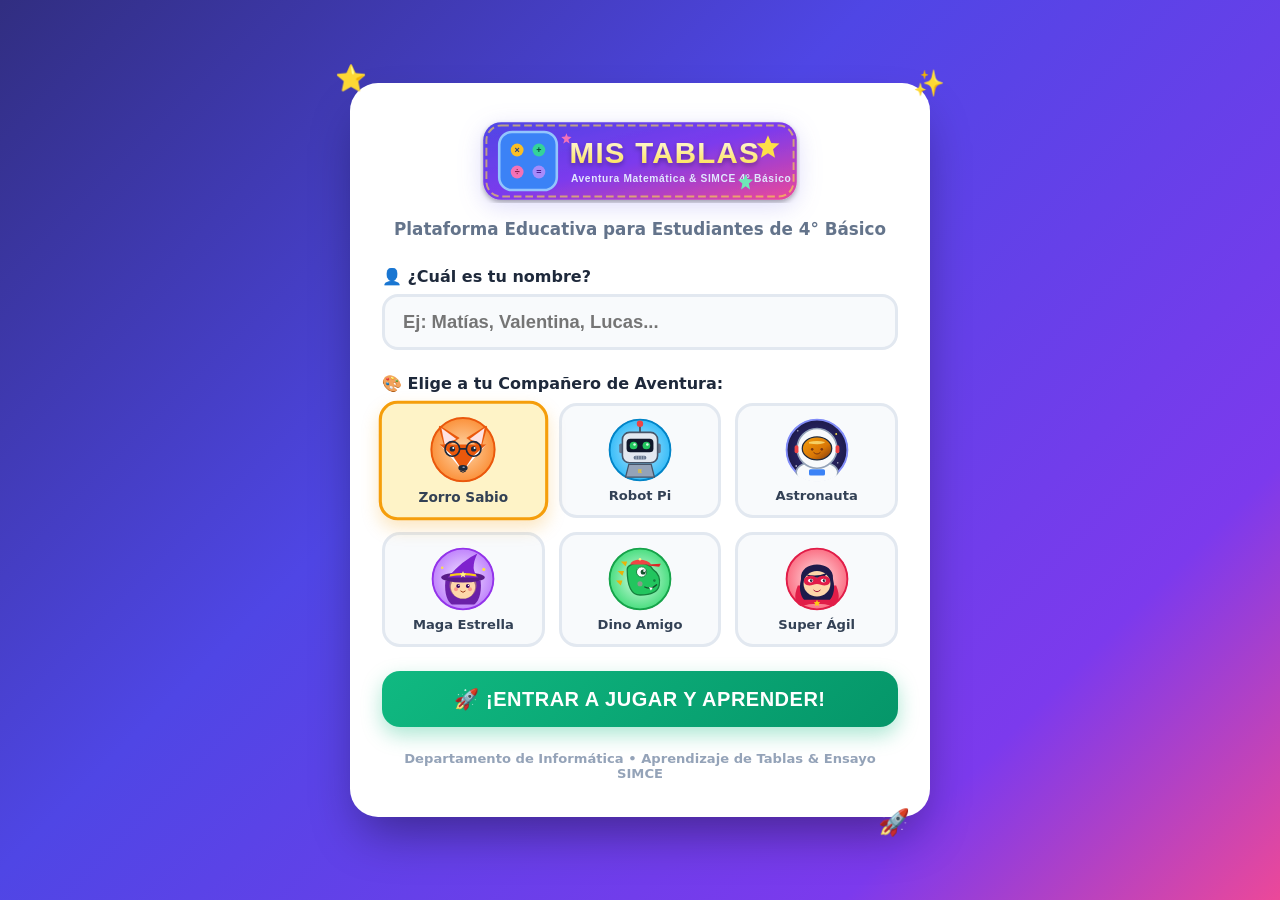
<file: index.html>
<!DOCTYPE html>
<html lang="es">
<head>
  <meta charset="UTF-8">
  <meta name="viewport" content="width=device-width, initial-scale=1.0">
  <title>MIS TABLAS - Ingreso del Estudiante (4° Básico)</title>
  <link rel="icon" type="image/svg+xml" href="sistema/imagen/logo.svg">
  <style>
    :root {
      --color-primario: #4F46E5;
      --color-primario-hover: #4338CA;
      --color-secundario: #F59E0B;
      --color-exito: #10B981;
      --color-error: #EF4444;
      --bg-grad: linear-gradient(135deg, #312E81 0%, #4F46E5 40%, #7C3AED 80%, #EC4899 100%);
      --fuente: 'Segoe UI', system-ui, -apple-system, Roboto, 'Fredoka', 'Quicksand', sans-serif;
    }

    * {
      box-sizing: border-box;
      margin: 0;
      padding: 0;
    }

    body {
      font-family: var(--fuente);
      background: var(--bg-grad);
      min-height: 100vh;
      display: flex;
      align-items: center;
      justify-content: center;
      padding: 20px;
      color: #1E293B;
      overflow-x: hidden;
    }

    /* Contenedor Principal de la Tarjeta */
    .login-container {
      background: #FFFFFF;
      width: 100%;
      max-width: 580px;
      border-radius: 28px;
      box-shadow: 0 25px 50px -12px rgba(0, 0, 0, 0.4);
      padding: 36px 32px;
      text-align: center;
      position: relative;
      animation: popIn 0.4s cubic-bezier(0.175, 0.885, 0.32, 1.275);
    }

    @keyframes popIn {
      from { transform: scale(0.9); opacity: 0; }
      to { transform: scale(1); opacity: 1; }
    }

    /* Logo y Cabecera */
    .login-logo {
      max-width: 320px;
      width: 100%;
      height: auto;
      margin-bottom: 12px;
      filter: drop-shadow(0 6px 12px rgba(79, 70, 229, 0.2));
    }

    .login-subtitulo {
      font-size: 1.05rem;
      color: #64748B;
      font-weight: 600;
      margin-bottom: 28px;
    }

    /* Grupo de Formulario */
    .form-grupo {
      margin-bottom: 24px;
      text-align: left;
    }

    .form-label {
      display: block;
      font-weight: 800;
      font-size: 1rem;
      color: #1E293B;
      margin-bottom: 8px;
    }

    .input-nombre {
      width: 100%;
      padding: 14px 18px;
      font-size: 1.15rem;
      font-weight: 700;
      border: 3px solid #E2E8F0;
      border-radius: 16px;
      outline: none;
      transition: all 0.2s;
      background: #F8FAFC;
      color: #0F172A;
    }

    .input-nombre:focus {
      border-color: var(--color-primario);
      background: #FFFFFF;
      box-shadow: 0 0 0 4px rgba(79, 70, 229, 0.15);
    }

    /* Selector de Avatares */
    .avatares-grid {
      display: grid;
      grid-template-columns: repeat(3, 1fr);
      gap: 14px;
      margin-top: 10px;
    }

    .avatar-opcion {
      background: #F8FAFC;
      border: 3px solid #E2E8F0;
      border-radius: 18px;
      padding: 12px 8px;
      cursor: pointer;
      transition: all 0.2s cubic-bezier(0.175, 0.885, 0.32, 1.275);
      display: flex;
      flex-direction: column;
      align-items: center;
      gap: 6px;
    }

    .avatar-opcion:hover {
      transform: translateY(-4px);
      border-color: #CBD5E1;
      background: #EFF6FF;
    }

    .avatar-opcion.seleccionado {
      border-color: var(--color-secundario);
      background: #FEF3C7;
      box-shadow: 0 8px 16px rgba(245, 158, 11, 0.25);
      transform: scale(1.04);
    }

    .avatar-img {
      width: 64px;
      height: 64px;
      border-radius: 50%;
      object-fit: cover;
    }

    .avatar-nombre {
      font-size: 0.82rem;
      font-weight: 800;
      color: #334155;
    }

    /* Mensaje de Validación de Error con Estilo y Animación */
    .error-mensaje {
      display: none;
      background: #FEF2F2;
      color: #991B1B;
      padding: 16px 20px;
      border-radius: 18px;
      font-weight: 700;
      font-size: 0.98rem;
      margin-bottom: 24px;
      border: 2px solid #FCA5A5;
      text-align: left;
      box-shadow: 0 10px 25px rgba(239, 68, 68, 0.15);
      animation: popInAlert 0.35s cubic-bezier(0.175, 0.885, 0.32, 1.275);
      align-items: center;
      gap: 14px;
    }

    .error-ico {
      font-size: 2rem;
      flex-shrink: 0;
    }

    .error-textos {
      display: flex;
      flex-direction: column;
      gap: 2px;
    }

    .anim-shake {
      animation: shakeAlert 0.5s ease-in-out infinite;
    }

    @keyframes popInAlert {
      from { transform: scale(0.85) translateY(-10px); opacity: 0; }
      to { transform: scale(1) translateY(0); opacity: 1; }
    }

    @keyframes shakeAlert {
      0%, 100% { transform: translateX(0); }
      20%, 60% { transform: translateX(-6px) rotate(-4deg); }
      40%, 80% { transform: translateX(6px) rotate(4deg); }
    }

    /* Botón de Ingreso */
    .btn-ingresar {
      width: 100%;
      padding: 16px;
      background: linear-gradient(135deg, #10B981 0%, #059669 100%);
      color: white;
      font-size: 1.25rem;
      font-weight: 900;
      border: none;
      border-radius: 18px;
      cursor: pointer;
      box-shadow: 0 8px 20px rgba(16, 185, 129, 0.35);
      transition: all 0.2s;
      letter-spacing: 0.5px;
    }

    .btn-ingresar:hover {
      background: linear-gradient(135deg, #059669 0%, #047857 100%);
      transform: translateY(-2px);
      box-shadow: 0 12px 24px rgba(16, 185, 129, 0.45);
    }

    .btn-ingresar:active {
      transform: scale(0.98);
    }

    /* Decoraciones flotantes de fondo */
    .deco-star {
      position: absolute;
      pointer-events: none;
      font-size: 1.6rem;
      animation: floatSlow 4s infinite alternate ease-in-out;
    }
    .deco-1 { top: -20px; left: -15px; }
    .deco-2 { top: -15px; right: -15px; animation-delay: 1.5s; }
    .deco-3 { bottom: -20px; right: 20px; animation-delay: 0.8s; }

    @keyframes floatSlow {
      0% { transform: translateY(0) rotate(0deg); }
      100% { transform: translateY(-12px) rotate(15deg); }
    }

    /* Pie de página */
    .login-pie {
      margin-top: 24px;
      font-size: 0.82rem;
      color: #94A3B8;
      font-weight: 600;
    }

    @media (max-width: 480px) {
      .login-container {
        padding: 24px 18px;
      }
      .avatares-grid {
        grid-template-columns: repeat(2, 1fr);
      }
      .avatar-img {
        width: 54px;
        height: 54px;
      }
    }
  </style>
</head>
<body>

  <div class="login-container">
    <!-- Estrellas decorativas -->
    <span class="deco-star deco-1">⭐</span>
    <span class="deco-star deco-2">✨</span>
    <span class="deco-star deco-3">🚀</span>

    <!-- Logo del Sistema -->
    <img src="sistema/imagen/logo.svg" alt="MIS TABLAS Logo" class="login-logo">
    <p class="login-subtitulo">Plataforma Educativa para Estudiantes de 4° Básico</p>

    <!-- Mensaje de Validación de Error con Estilo y Animación -->
    <div id="error-box" class="error-mensaje">
      <div class="error-ico anim-shake">⚠️</div>
      <div class="error-textos">
        <strong>¡Ups, falta un detalle!</strong>
        <span id="error-texto">Por favor ingresa tu nombre y selecciona un avatar.</span>
      </div>
    </div>

    <!-- Formulario de Identificación -->
    <form id="form-ingreso" onsubmit="event.preventDefault(); procesarIngreso();">
      <!-- 1. Nombre del Estudiante -->
      <div class="form-grupo">
        <label for="input-nombre" class="form-label">👤 ¿Cuál es tu nombre?</label>
        <input type="text"
               id="input-nombre"
               class="input-nombre"
               placeholder="Ej: Matías, Valentina, Lucas..."
               maxlength="25"
               autocomplete="off"
               required>
      </div>

      <!-- 2. Selección de Avatar -->
      <div class="form-grupo">
        <label class="form-label">🎨 Elige a tu Compañero de Aventura:</label>
        <div class="avatares-grid">
          <!-- Zorro Sabio -->
          <div class="avatar-opcion seleccionado" data-avatar="zorro" onclick="seleccionarAvatar('zorro')">
            <img src="sistema/imagen/avatar-zorro.svg" alt="Zorro Sabio" class="avatar-img">
            <span class="avatar-nombre">Zorro Sabio</span>
          </div>

          <!-- Robot Matemático -->
          <div class="avatar-opcion" data-avatar="robot" onclick="seleccionarAvatar('robot')">
            <img src="sistema/imagen/avatar-robot.svg" alt="Robot Matemático" class="avatar-img">
            <span class="avatar-nombre">Robot Pi</span>
          </div>

          <!-- Astronauta Estelar -->
          <div class="avatar-opcion" data-avatar="astronauta" onclick="seleccionarAvatar('astronauta')">
            <img src="sistema/imagen/avatar-astronauta.svg" alt="Astronauta" class="avatar-img">
            <span class="avatar-nombre">Astronauta</span>
          </div>

          <!-- Maga de Números -->
          <div class="avatar-opcion" data-avatar="maga" onclick="seleccionarAvatar('maga')">
            <img src="sistema/imagen/avatar-maga.svg" alt="Maga de Números" class="avatar-img">
            <span class="avatar-nombre">Maga Estrella</span>
          </div>

          <!-- Dino Matemático -->
          <div class="avatar-opcion" data-avatar="dino" onclick="seleccionarAvatar('dino')">
            <img src="sistema/imagen/avatar-dino.svg" alt="Dino Amigo" class="avatar-img">
            <span class="avatar-nombre">Dino Amigo</span>
          </div>

          <!-- Superheroína Ágil -->
          <div class="avatar-opcion" data-avatar="super" onclick="seleccionarAvatar('super')">
            <img src="sistema/imagen/avatar-super.svg" alt="Superheroína" class="avatar-img">
            <span class="avatar-nombre">Super Ágil</span>
          </div>
        </div>
      </div>

      <!-- Botón de Ingreso -->
      <button type="submit" class="btn-ingresar">
        🚀 ¡ENTRAR A JUGAR Y APRENDER!
      </button>
    </form>

    <div class="login-pie">
      Departamento de Informática • Aprendizaje de Tablas &amp; Ensayo SIMCE
    </div>
  </div>

  <script>
    let avatarSeleccionado = 'zorro';

    // Cargar datos previos si existen
    window.addEventListener('DOMContentLoaded', () => {
      try {
        const uRaw = localStorage.getItem('misTablas_usuario');
        if (uRaw) {
          const u = JSON.parse(uRaw);
          if (u.nombre) {
            document.getElementById('input-nombre').value = u.nombre;
          }
          if (u.avatar) {
            seleccionarAvatar(u.avatar);
          }
        }
      } catch (e) {
        console.warn("Error leyendo sesión previa", e);
      }
    });

    function seleccionarAvatar(avatarId) {
      avatarSeleccionado = avatarId;
      document.querySelectorAll('.avatar-opcion').forEach(el => {
        el.classList.remove('seleccionado');
      });
      const elActivo = document.querySelector(`.avatar-opcion[data-avatar="${avatarId}"]`);
      if (elActivo) {
        elActivo.classList.add('seleccionado');
      }
    }

    function procesarIngreso() {
      const input = document.getElementById('input-nombre');
      const errorBox = document.getElementById('error-box');
      const errorTexto = document.getElementById('error-texto');
      const nombre = input.value.trim();

      // Validación 1: Nombre no vacío y mínimo 2 caracteres
      if (!nombre || nombre.length < 2) {
        errorTexto.textContent = "Por favor ingresa tu nombre (mínimo 2 letras) para comenzar.";
        errorBox.style.display = 'flex';
        input.focus();
        return;
      }

      // Validación 2: Avatar seleccionado
      if (!avatarSeleccionado) {
        errorTexto.textContent = "Por favor selecciona un compañero avatar haciendo clic sobre él.";
        errorBox.style.display = 'flex';
        return;
      }

      // Ocultar error si todo está correcto
      errorBox.style.display = 'none';

      // Guardar en localStorage
      const datosUsuario = {
        nombre: nombre,
        avatar: avatarSeleccionado,
        fechaIngreso: new Date().toISOString()
      };

      try {
        localStorage.setItem('misTablas_usuario', JSON.stringify(datosUsuario));
      } catch (e) {
        console.warn("No se pudo guardar en localStorage", e);
      }

      // Redirigir a Sistema/index.html (o sistema/index.html)
      window.location.href = "sistema/index.html";
    }
  </script>
</body>
</html>
</file>
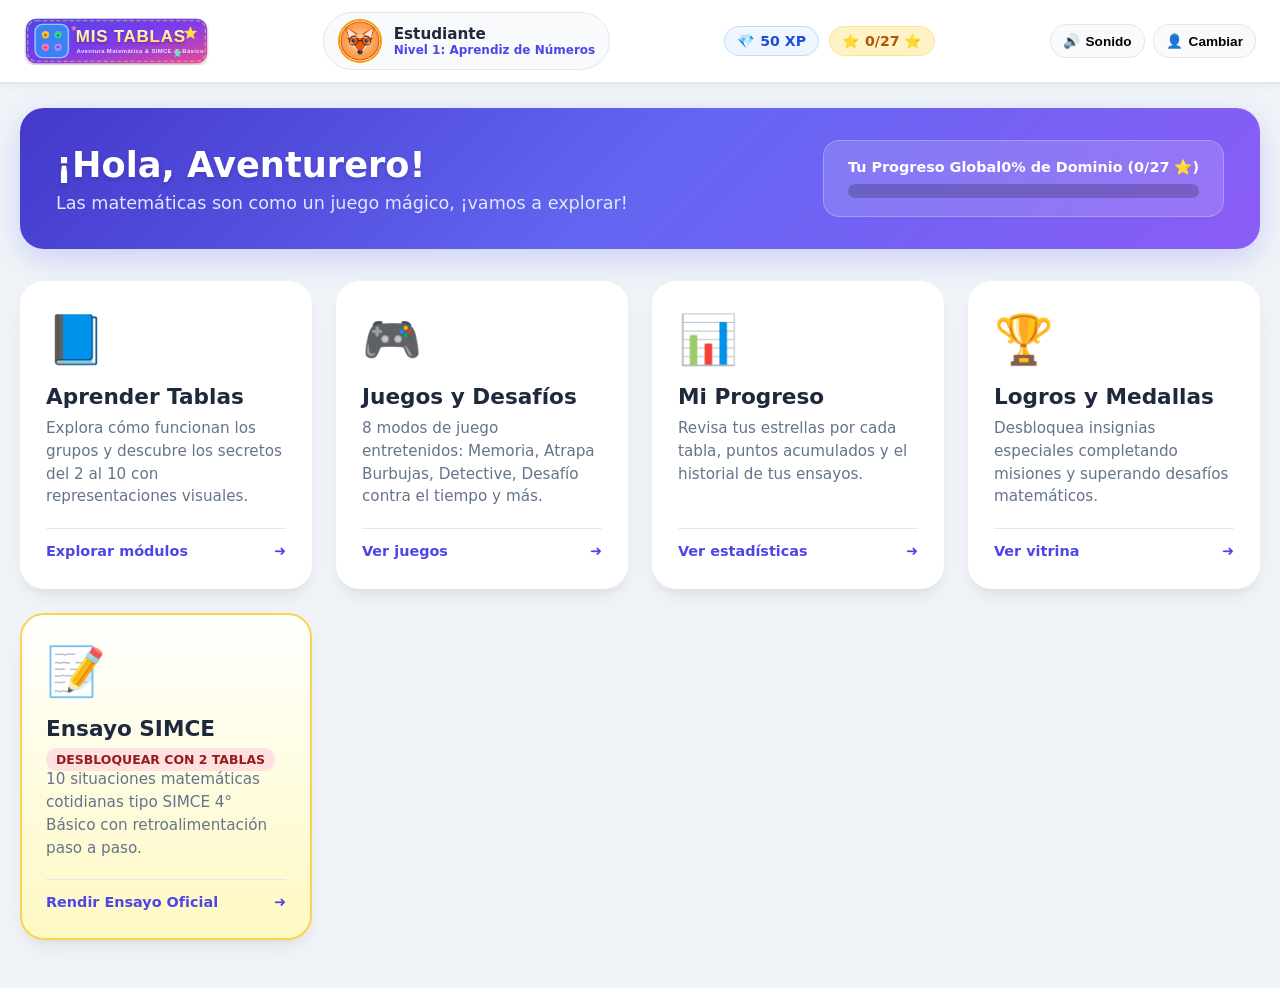
<file: sistema/index.html>
<!DOCTYPE html>
<html lang="es">
<head>
  <meta charset="UTF-8">
  <meta name="viewport" content="width=device-width, initial-scale=1.0">
  <title>MIS TABLAS - Aventura Matemática &amp; SIMCE 4° Básico</title>
  <link rel="stylesheet" href="css/estilos.css">
  <link rel="icon" type="image/svg+xml" href="imagen/logo.svg">
</head>
<body>

  <!-- Canvas para confeti de celebraciones -->
  <canvas id="canvas-confeti"></canvas>

  <!-- Contenedor para notificaciones flotantes (XP / Logros) -->
  <div id="notificaciones-toast"></div>

  <!-- Modal para Logro Desbloqueado -->
  <div id="modal-logro" class="modal-overlay">
    <div class="modal-card anim-pop">
      <div class="modal-icono-anim" id="modal-logro-icono">🏆</div>
      <h2 class="text-dorado">¡NUEVO LOGRO DESBLOQUEADO!</h2>
      <h3 id="modal-logro-nombre" class="my-2">Maestro del Doble</h3>
      <p id="modal-logro-desc" class="text-muted">Dominaste la tabla del 2 con 3 estrellas.</p>
      <button class="btn btn-primario btn-lg mt-4" onclick="App.cerrarModalLogro()">¡Genial, Gracias!</button>
    </div>
  </div>

  <!-- Modal Universal de Mensajes, Alertas y Confirmaciones Animadas -->
  <div id="modal-mensaje" class="modal-overlay">
    <div class="modal-card modal-mensaje-card" id="modal-mensaje-card">
      <div class="modal-icono-anim" id="modal-mensaje-icono">✨</div>
      <h2 id="modal-mensaje-titulo">Mensaje</h2>
      <div class="modal-mensaje-cuerpo" id="modal-mensaje-texto">Texto del mensaje</div>
      <div class="modal-mensaje-botones" id="modal-mensaje-botones">
        <button class="btn btn-primario btn-lg btn-modal-accion" onclick="Mensajes.cerrarModal()">¡Entendido!</button>
      </div>
    </div>
  </div>

  <!-- ==========================================
       BARRA SUPERIOR (NAVBAR)
       ========================================== -->
  <header class="barra-superior">
    <div class="nav-contenedor">
      <!-- Marca y Logo -->
      <div class="nav-marca" onclick="App.navegar('menu')" title="Ir al Menú Principal">
        <img src="imagen/logo.svg" alt="MIS TABLAS" class="nav-logo-img">
      </div>

      <!-- Ficha del Estudiante -->
      <div class="nav-estudiante">
        <img src="imagen/avatar-zorro.svg" alt="Avatar" class="nav-avatar-img" id="top-avatar-img">
        <div class="nav-info-usuario">
          <span class="nav-nombre" id="top-estudiante-nombre">Estudiante</span>
          <span class="nav-nivel-tag" id="top-nivel-titulo">Nivel 1: Aprendiz</span>
        </div>
      </div>

      <!-- Estadísticas Rápidas -->
      <div class="nav-estadisticas">
        <div class="badge-stat badge-xp" title="Puntos de Experiencia (XP)">
          <span>💎</span> <span id="top-puntos">50 XP</span>
        </div>
        <div class="badge-stat badge-stars" title="Estrellas ganadas">
          <span>⭐</span> <span id="top-estrellas">0/27 ⭐</span>
        </div>
      </div>

      <!-- Acciones de Cabecera -->
      <div class="nav-acciones">
        <button class="btn-icon-nav" id="btn-toggle-sonido" onclick="App.toggleAudio()" title="Activar/Desactivar Sonido">
          🔊 <span>Sonido</span>
        </button>
        <button class="btn-icon-nav" onclick="App.salirAlLogin()" title="Cambiar de estudiante">
          👤 <span>Cambiar</span>
        </button>
      </div>
    </div>
  </header>

  <!-- ==========================================
       CONTENIDO PRINCIPAL (SPA)
       ========================================== -->
  <main class="main-contenido">

    <!-- 1. PANTALLA: MENÚ PRINCIPAL (ETAPA 2) -->
    <section id="pantalla-menu" class="pantalla-modulo activo">
      <!-- Banner de bienvenida -->
      <div class="hero-bienvenida">
        <div class="hero-texto">
          <h1 id="menu-saludo-nombre">¡Hola, Estudiante!</h1>
          <p id="menu-saludo-sub">¿Listo para multiplicar tus superpoderes hoy?</p>
        </div>
        <div class="hero-progreso-card">
          <div class="hero-progreso-header">
            <span>Tu Progreso Global</span>
            <span id="menu-progreso-pct">0% de Dominio</span>
          </div>
          <div class="barra-progreso-grande">
            <div class="barra-progreso-fill" id="menu-progreso-bar" style="width: 0%"></div>
          </div>
        </div>
      </div>

      <!-- Tarjetas del Menú Principal -->
      <div class="grid-menu-principal">
        <!-- 1. Aprender Tablas -->
        <div class="tarjeta-menu-item anim-card" onclick="App.navegar('aprender')">
          <span class="card-icono-flotante">📘</span>
          <h3>Aprender Tablas</h3>
          <p>Explora cómo funcionan los grupos y descubre los secretos del 2 al 10 con representaciones visuales.</p>
          <div class="card-pie-accion">
            <span>Explorar módulos</span>
            <span>➜</span>
          </div>
        </div>

        <!-- 2. Juegos y Desafíos -->
        <div class="tarjeta-menu-item anim-card" onclick="App.navegar('juegos')">
          <span class="card-icono-flotante">🎮</span>
          <h3>Juegos y Desafíos</h3>
          <p>8 modos de juego entretenidos: Memoria, Atrapa Burbujas, Detective, Desafío contra el tiempo y más.</p>
          <div class="card-pie-accion">
            <span>Ver juegos</span>
            <span>➜</span>
          </div>
        </div>

        <!-- 3. Mi Progreso y Puntaje -->
        <div class="tarjeta-menu-item anim-card" onclick="App.navegar('progreso')">
          <span class="card-icono-flotante">📊</span>
          <h3>Mi Progreso</h3>
          <p>Revisa tus estrellas por cada tabla, puntos acumulados y el historial de tus ensayos.</p>
          <div class="card-pie-accion">
            <span>Ver estadísticas</span>
            <span>➜</span>
          </div>
        </div>

        <!-- 4. Logros y Recompensas -->
        <div class="tarjeta-menu-item anim-card" onclick="App.navegar('logros')">
          <span class="card-icono-flotante">🏆</span>
          <h3>Logros y Medallas</h3>
          <p>Desbloquea insignias especiales completando misiones y superando desafíos matemáticos.</p>
          <div class="card-pie-accion">
            <span>Ver vitrina</span>
            <span>➜</span>
          </div>
        </div>

        <!-- 5. Ensayo Matemático SIMCE -->
        <div class="tarjeta-menu-item card-simce-destacada anim-card" id="card-menu-simce" onclick="App.navegar('simce')">
          <span class="card-icono-flotante">📝</span>
          <div class="d-flex justify-between align-center">
            <h3>Ensayo SIMCE</h3>
            <span class="badge-estado badge-desbloqueado" id="menu-badge-simce">¡Habilitado!</span>
          </div>
          <p>10 situaciones matemáticas cotidianas tipo SIMCE 4° Básico con retroalimentación paso a paso.</p>
          <div class="card-pie-accion">
            <span>Rendir Ensayo Oficial</span>
            <span>➜</span>
          </div>
        </div>
      </div>
    </section>

    <!-- 2. PANTALLA: APRENDER TABLAS (LISTA DE SELECCIÓN) -->
    <section id="pantalla-aprender" class="pantalla-modulo">
      <div class="modulo-header">
        <div>
          <h2>📘 Aprender las Tablas de Multiplicar</h2>
          <p class="text-muted">Selecciona una tabla para explorar sus grupos, patrones y ganar estrellas:</p>
        </div>
        <button class="btn btn-outline" onclick="App.navegar('menu')">🏠 Volver al Menú</button>
      </div>

      <div class="grid-tablas-selector" id="grid-tablas-aprender">
        <!-- Renderizado dinámicamente por App.renderListaTablasAprender() -->
      </div>
    </section>

    <!-- 3. PANTALLA: DETALLE DE TABLA INTERACTIVA (ETAPA 3) -->
    <section id="pantalla-tabla-detalle" class="pantalla-modulo">
      <div class="detalle-tabla-cabecera">
        <div>
          <h2 id="detalle-tabla-titulo">Tabla del 6</h2>
          <p id="detalle-tabla-apodo" class="text-muted">El Dado Mágico</p>
          <div class="selector-rapido-tablas-nav" id="selector-rapido-tablas">
            <!-- Botones rápidos del 2 al 10 -->
          </div>
        </div>
        <div class="text-right">
          <div id="detalle-tabla-estrellas" class="fs-xl">⭐⭐⭐</div>
          <button class="btn btn-sm btn-outline mt-2" onclick="App.navegar('aprender')">← Lista de Tablas</button>
        </div>
      </div>

      <!-- Pestañas de Aprendizaje -->
      <div class="tabs-aprender-nav">
        <button class="tab-btn-aprender activo" id="tab-btn-explorador" onclick="App.cambiarPestanaTabla('explorador')">
          📦 1. Explorador Visual (Grupos &amp; Recta)
        </button>
        <button class="tab-btn-aprender" id="tab-btn-patrones" onclick="App.cambiarPestanaTabla('patrones')">
          💡 2. Patrones &amp; Secretos Mágicos
        </button>
        <button class="tab-btn-aprender" id="tab-btn-practica" onclick="App.cambiarPestanaTabla('practica')">
          ⭐ 3. Práctica Guiada con Pistas
        </button>
      </div>

      <!-- Contenido Pestaña 1: Explorador Visual -->
      <div class="tab-contenido-aprender activo" id="tab-cont-explorador">
        <!-- Renderizado dinámicamente por App.renderExploradorVisual() -->
      </div>

      <!-- Contenido Pestaña 2: Patrones y Secretos -->
      <div class="tab-contenido-aprender" id="tab-cont-patrones">
        <!-- Renderizado dinámicamente por App.renderDetalleTabla() -->
      </div>

      <!-- Contenido Pestaña 3: Práctica Guiada -->
      <div class="tab-contenido-aprender" id="tab-cont-practica">
        <!-- Renderizado dinámicamente por App.renderPreguntaPractica() -->
      </div>
    </section>

    <!-- 4. PANTALLA: JUEGOS Y DESAFÍOS (8 ACTIVIDADES NO MONÓTONAS) -->
    <section id="pantalla-juegos" class="pantalla-modulo">
      <div class="modulo-header">
        <div>
          <h2>🎮 Juegos y Desafíos Matemáticos</h2>
          <p class="text-muted">Elige una de las 8 actividades interactivas para practicar sin aburrirte:</p>
        </div>
        <button class="btn btn-outline" onclick="App.navegar('menu')">🏠 Volver al Menú</button>
      </div>

      <!-- Selector de Juegos -->
      <div class="grid-selector-juegos">
        <div class="tarjeta-juego-menu anim-card" onclick="Juegos.iniciar('memoria')">
          <div class="d-flex justify-between align-center mb-1">
            <div class="juego-ico">🧠</div>
            <span class="badge-estado badge-desbloqueado">⏱️ 1 Minuto</span>
          </div>
          <h4>1. Memoria Matemática</h4>
          <p>Encuentra las 6 parejas de operaciones y resultados antes de que se agoten los 60 segundos.</p>
          <span class="btn btn-sm btn-primario mt-auto">Jugar (60s) ➜</span>
        </div>

        <div class="tarjeta-juego-menu anim-card" onclick="Juegos.iniciar('atrapa')">
          <div class="d-flex justify-between align-center mb-1">
            <div class="juego-ico">🫧</div>
            <span class="badge-estado badge-desbloqueado">⏱️ 1 Minuto</span>
          </div>
          <h4>2. Atrapa el Resultado</h4>
          <p>Burbujas en movimiento. ¡Atrapa la mayor cantidad de respuestas correctas en 60 segundos!</p>
          <span class="btn btn-sm btn-primario mt-auto">Jugar (60s) ➜</span>
        </div>

        <div class="tarjeta-juego-menu anim-card" onclick="Juegos.iniciar('construye')">
          <div class="d-flex justify-between align-center mb-1">
            <div class="juego-ico">🧱</div>
            <span class="badge-estado badge-desbloqueado">⏱️ 1 Minuto</span>
          </div>
          <h4>3. Construye la Multiplicación</h4>
          <p>Agrupa canastos y manzanas para modelar la mayor cantidad de multiplicaciones en 1 minuto.</p>
          <span class="btn btn-sm btn-primario mt-auto">Jugar (60s) ➜</span>
        </div>

        <div class="tarjeta-juego-menu anim-card" onclick="Juegos.iniciar('quien')">
          <div class="d-flex justify-between align-center mb-1">
            <div class="juego-ico">🦉</div>
            <span class="badge-estado badge-desbloqueado">⏱️ 1 Minuto</span>
          </div>
          <h4>4. ¿Quién tiene la respuesta?</h4>
          <p>Descubre al personaje correcto con el cartel en tantas rondas como puedas en 60 segundos.</p>
          <span class="btn btn-sm btn-primario mt-auto">Jugar (60s) ➜</span>
        </div>

        <div class="tarjeta-juego-menu anim-card" onclick="Juegos.iniciar('tiempo')">
          <div class="d-flex justify-between align-center mb-1">
            <div class="juego-ico">⏱️</div>
            <span class="badge-estado badge-desbloqueado">⏱️ 1 Minuto</span>
          </div>
          <h4>5. Desafío Contra el Tiempo</h4>
          <p>60 segundos de adrenalina pura. ¡Consigue rachas combo y supera tu récord personal!</p>
          <span class="btn btn-sm btn-primario mt-auto">Jugar (60s) ➜</span>
        </div>

        <div class="tarjeta-juego-menu anim-card" onclick="Juegos.iniciar('arrastra')">
          <div class="d-flex justify-between align-center mb-1">
            <div class="juego-ico">🧩</div>
            <span class="badge-estado badge-desbloqueado">⏱️ 1 Minuto</span>
          </div>
          <h4>6. Arrastra y Completa</h4>
          <p>Ubica las 4 fichas numéricas en sus operaciones correctas antes de que termine el minuto.</p>
          <span class="btn btn-sm btn-primario mt-auto">Jugar (60s) ➜</span>
        </div>

        <div class="tarjeta-juego-menu anim-card" onclick="Juegos.iniciar('detective')">
          <div class="d-flex justify-between align-center mb-1">
            <div class="juego-ico">🕵️</div>
            <span class="badge-estado badge-desbloqueado">⏱️ 1 Minuto</span>
          </div>
          <h4>7. Detective Matemático</h4>
          <p>Descifra el código secreto de la caja fuerte con 3 pistas antes de que suene la alarma a los 60s.</p>
          <span class="btn btn-sm btn-primario mt-auto">Jugar (60s) ➜</span>
        </div>

        <div class="tarjeta-juego-menu anim-card" onclick="Juegos.iniciar('mision')">
          <div class="d-flex justify-between align-center mb-1">
            <div class="juego-ico">🗺️</div>
            <span class="badge-estado badge-desbloqueado">⏱️ 1 Minuto</span>
          </div>
          <h4>8. Misiones por Nivel</h4>
          <p>Supera los 5 desafíos consecutivos cuidando tus 3 vidas antes de agotar los 60 segundos.</p>
          <span class="btn btn-sm btn-primario mt-auto">Jugar (60s) ➜</span>
        </div>
      </div>

      <!-- Sub-Áreas de cada juego -->
      <div id="area-juego-memoria" class="sub-area-juego"></div>
      <div id="area-juego-atrapa" class="sub-area-juego"></div>
      <div id="area-juego-construye" class="sub-area-juego"></div>
      <div id="area-juego-quien" class="sub-area-juego"></div>
      <div id="area-juego-tiempo" class="sub-area-juego"></div>
      <div id="area-juego-arrastra" class="sub-area-juego"></div>
      <div id="area-juego-detective" class="sub-area-juego"></div>
      <div id="area-juego-mision" class="sub-area-juego"></div>
    </section>

    <!-- 5. PANTALLA: MI PROGRESO Y PUNTAJE -->
    <section id="pantalla-progreso" class="pantalla-modulo">
      <div class="modulo-header">
        <div>
          <h2>📊 Mi Progreso y Desempeño</h2>
          <p class="text-muted">Observa tu nivel matemático, estrellas y registro de actividades:</p>
        </div>
        <button class="btn btn-outline" onclick="App.navegar('menu')">🏠 Volver al Menú</button>
      </div>

      <div class="grid-progreso-layout">
        <!-- Columna Izquierda: Nivel y Tablas -->
        <div class="card-progreso-box">
          <div class="d-flex align-center gap-3 mb-4">
            <span id="progreso-nivel-icon" class="fs-xxl">🌱</span>
            <div>
              <h3 id="progreso-nivel-txt">Nivel 1: Aprendiz de Números</h3>
              <p class="text-muted">Puntaje total acumulado: <strong id="progreso-total-puntos">50 XP</strong></p>
            </div>
          </div>

          <h4>Dominio Global: <span id="progreso-general-pct">0%</span></h4>
          <div class="barra-progreso-grande my-2">
            <div class="barra-progreso-fill" id="progreso-general-bar" style="width: 0%"></div>
          </div>

          <h4 class="mt-4 mb-2">Estrellas por cada Tabla (del 2 al 10):</h4>
          <div class="progreso-grid-tablas-detalle" id="progreso-grid-tablas">
            <!-- Renderizado dinámicamente -->
          </div>
        </div>

        <!-- Columna Derecha: Historial SIMCE y Consejos -->
        <div class="card-progreso-box">
          <h4>📝 Historial de Ensayos SIMCE</h4>
          <p class="text-muted fs-sm mb-3">Tus últimos intentos en el ensayo oficial de 4° básico:</p>
          <div id="progreso-historial-simce">
            <!-- Renderizado dinámicamente -->
          </div>

          <div class="alerta alerta-info mt-4">
            <h4>💡 Consejo del Profe:</h4>
            <p>La mejor forma de recordar una tabla difícil (como la del 7 o la del 8) es buscar relaciones con tablas que ya dominas o descomponer los números.</p>
          </div>
        </div>
      </div>
    </section>

    <!-- 6. PANTALLA: LOGROS Y RECOMPENSAS -->
    <section id="pantalla-logros" class="pantalla-modulo">
      <div class="modulo-header">
        <div>
          <h2>🏆 Vitrina de Logros y Trofeos</h2>
          <p class="text-muted">Medallas e insignias que puedes desbloquear durante tu aventura:</p>
        </div>
        <button class="btn btn-outline" onclick="App.navegar('menu')">🏠 Volver al Menú</button>
      </div>

      <div class="grid-logros" id="grid-logros-contenedor">
        <!-- Renderizado dinámicamente por App.renderPantallaLogros() -->
      </div>
    </section>

    <!-- 7. PANTALLA: ENSAYO MATEMÁTICO TIPO SIMCE (ETAPA 4) -->
    <section id="pantalla-simce" class="pantalla-modulo">
      <!-- El contenido completo es generado y controlado por js/simce.js -->
    </section>

  </main>

  <!-- ==========================================
       SCRIPTS MODULARES
       ========================================== -->
  <script src="js/sonidos.js"></script>
  <script src="js/mensajes.js"></script>
  <script src="js/datos.js"></script>
  <script src="js/progreso.js"></script>
  <script src="js/juegos.js"></script>
  <script src="js/simce.js"></script>
  <script src="js/app.js"></script>
</body>
</html>
</file>
<file: sistema/css/estilos.css>
/* ==========================================================================
   PLATAFORMA EDUCATIVA "MIS TABLAS"
   Estilos Principales para 4° Básico (Responsive & Accesible)
   ========================================================================== */

:root {
  --color-primario: #4F46E5;
  --color-primario-hover: #4338CA;
  --color-secundario: #F59E0B;
  --color-exito: #10B981;
  --color-error: #EF4444;
  --color-info: #06B6D4;
  --color-morado: #8B5CF6;
  --color-rosa: #EC4899;

  --bg-app: #F0F4F8;
  --bg-card: #FFFFFF;
  --texto-principal: #1E293B;
  --texto-secundario: #64748B;
  --texto-claro: #F8FAFC;

  --borde-suave: #E2E8F0;
  --sombra-card: 0 10px 25px -5px rgba(0, 0, 0, 0.07), 0 8px 10px -6px rgba(0, 0, 0, 0.05);
  --sombra-hover: 0 20px 25px -5px rgba(0, 0, 0, 0.12), 0 8px 10px -6px rgba(0, 0, 0, 0.08);

  --radio-sm: 8px;
  --radio-md: 16px;
  --radio-lg: 24px;
  --radio-full: 9999px;

  --fuente-base: 'Segoe UI', system-ui, -apple-system, Roboto, 'Fredoka', 'Quicksand', sans-serif;
}

/* Reset y base */
*, *::before, *::after {
  box-sizing: border-box;
  margin: 0;
  padding: 0;
}

body {
  font-family: var(--fuente-base);
  background: var(--bg-app);
  color: var(--texto-principal);
  min-height: 100vh;
  display: flex;
  flex-direction: column;
  overflow-x: hidden;
  -webkit-font-smoothing: antialiased;
}

/* Canvas Confeti */
#canvas-confeti {
  position: fixed;
  top: 0;
  left: 0;
  width: 100vw;
  height: 100vh;
  pointer-events: none;
  z-index: 9999;
}

/* ==========================================================================
   BARRA SUPERIOR (NAVBAR)
   ========================================================================== */
.barra-superior {
  background: #FFFFFF;
  border-bottom: 2px solid var(--borde-suave);
  padding: 12px 24px;
  position: sticky;
  top: 0;
  z-index: 100;
  box-shadow: 0 2px 10px rgba(0, 0, 0, 0.04);
}

.nav-contenedor {
  max-width: 1280px;
  margin: 0 auto;
  display: flex;
  align-items: center;
  justify-content: space-between;
  gap: 16px;
  flex-wrap: wrap;
}

.nav-marca {
  display: flex;
  align-items: center;
  gap: 12px;
  cursor: pointer;
  text-decoration: none;
}

.nav-logo-img {
  height: 48px;
  width: auto;
  border-radius: var(--radio-sm);
  transition: transform 0.2s;
}

.nav-marca:hover .nav-logo-img {
  transform: scale(1.05);
}

/* Ficha del estudiante en la barra */
.nav-estudiante {
  display: flex;
  align-items: center;
  gap: 12px;
  background: #F8FAFC;
  padding: 6px 14px;
  border-radius: var(--radio-full);
  border: 1px solid var(--borde-suave);
}

.nav-avatar-img {
  width: 44px;
  height: 44px;
  border-radius: 50%;
  border: 2px solid var(--color-secundario);
  object-fit: cover;
  background: #EFF6FF;
}

.nav-info-usuario {
  display: flex;
  flex-direction: column;
}

.nav-nombre {
  font-weight: 800;
  font-size: 0.95rem;
  color: var(--texto-principal);
}

.nav-nivel-tag {
  font-size: 0.75rem;
  font-weight: 600;
  color: var(--color-primario);
}

/* Badges de puntos y estrellas */
.nav-estadisticas {
  display: flex;
  align-items: center;
  gap: 10px;
}

.badge-stat {
  display: inline-flex;
  align-items: center;
  gap: 5px;
  padding: 6px 12px;
  border-radius: var(--radio-full);
  font-weight: 800;
  font-size: 0.88rem;
}

.badge-xp {
  background: #EFF6FF;
  color: #1D4ED8;
  border: 1px solid #BFDBFE;
}

.badge-stars {
  background: #FEF3C7;
  color: #B45309;
  border: 1px solid #FDE68A;
}

/* Botones de acción del navbar */
.nav-acciones {
  display: flex;
  align-items: center;
  gap: 8px;
}

/* ==========================================================================
   BOTONES Y ELEMENTOS COMUNES
   ========================================================================== */
.btn {
  display: inline-flex;
  align-items: center;
  justify-content: center;
  gap: 8px;
  padding: 10px 20px;
  font-size: 0.95rem;
  font-weight: 700;
  border-radius: var(--radio-md);
  border: none;
  cursor: pointer;
  transition: all 0.2s ease;
  text-decoration: none;
  user-select: none;
  outline: none;
}

.btn:active {
  transform: scale(0.97);
}

.btn-sm {
  padding: 6px 12px;
  font-size: 0.85rem;
  border-radius: var(--radio-sm);
}

.btn-lg {
  padding: 14px 28px;
  font-size: 1.1rem;
  border-radius: var(--radio-lg);
}

.btn-block {
  width: 100%;
}

.btn-primario {
  background: var(--color-primario);
  color: white;
  box-shadow: 0 4px 12px rgba(79, 70, 229, 0.3);
}

.btn-primario:hover {
  background: var(--color-primario-hover);
  transform: translateY(-2px);
  box-shadow: 0 6px 16px rgba(79, 70, 229, 0.4);
}

.btn-exito {
  background: var(--color-exito);
  color: white;
  box-shadow: 0 4px 12px rgba(16, 185, 129, 0.3);
}

.btn-exito:hover {
  background: #059669;
  transform: translateY(-2px);
}

.btn-dorado {
  background: linear-gradient(135deg, #F59E0B, #D97706);
  color: white;
  box-shadow: 0 4px 12px rgba(245, 158, 11, 0.4);
}

.btn-dorado:hover {
  background: linear-gradient(135deg, #D97706, #B45309);
  transform: translateY(-2px);
}

.btn-outline {
  background: white;
  color: var(--texto-principal);
  border: 2px solid var(--borde-suave);
}

.btn-outline:hover {
  background: #F1F5F9;
  border-color: #CBD5E1;
}

.btn-icon-nav {
  padding: 8px 12px;
  background: #F8FAFC;
  border: 1px solid var(--borde-suave);
  border-radius: var(--radio-md);
  cursor: pointer;
  font-weight: 600;
  font-size: 0.85rem;
  display: inline-flex;
  align-items: center;
  gap: 6px;
  transition: all 0.2s;
}

.btn-icon-nav:hover {
  background: #EEF2F6;
}

/* ==========================================================================
   CONTENEDOR DE PANTALLAS (SPA)
   ========================================================================== */
.main-contenido {
  max-width: 1280px;
  margin: 0 auto;
  padding: 24px 20px 48px;
  width: 100%;
  flex: 1;
}

.pantalla-modulo {
  display: none;
}

.pantalla-modulo.activo {
  display: block;
  animation: fadeIn 0.3s ease;
}

@keyframes fadeIn {
  from { opacity: 0; transform: translateY(8px); }
  to { opacity: 1; transform: translateY(0); }
}

/* ==========================================================================
   MENÚ PRINCIPAL (ETAPA 2)
   ========================================================================== */
.hero-bienvenida {
  background: linear-gradient(135deg, #4338CA 0%, #6366F1 50%, #8B5CF6 100%);
  color: white;
  border-radius: var(--radio-lg);
  padding: 32px 36px;
  margin-bottom: 32px;
  box-shadow: 0 10px 30px rgba(99, 102, 241, 0.25);
  display: flex;
  justify-content: space-between;
  align-items: center;
  gap: 24px;
  flex-wrap: wrap;
}

.hero-texto h1 {
  font-size: 2.2rem;
  font-weight: 900;
  margin-bottom: 8px;
  text-shadow: 0 2px 4px rgba(0,0,0,0.15);
}

.hero-texto p {
  font-size: 1.1rem;
  color: #E0E7FF;
  max-width: 600px;
}

.hero-progreso-card {
  background: rgba(255, 255, 255, 0.15);
  backdrop-filter: blur(8px);
  padding: 18px 24px;
  border-radius: var(--radio-md);
  border: 1px solid rgba(255, 255, 255, 0.25);
  min-width: 280px;
}

.hero-progreso-header {
  display: flex;
  justify-content: space-between;
  font-size: 0.9rem;
  font-weight: 700;
  margin-bottom: 8px;
}

.barra-progreso-grande {
  height: 14px;
  background: rgba(0, 0, 0, 0.2);
  border-radius: var(--radio-full);
  overflow: hidden;
}

.barra-progreso-fill {
  height: 100%;
  background: linear-gradient(90deg, #FDE047, #F59E0B);
  border-radius: var(--radio-full);
  transition: width 0.6s ease;
}

/* Cuadrícula de Tarjetas del Menú */
.grid-menu-principal {
  display: grid;
  grid-template-columns: repeat(auto-fit, minmax(280px, 1fr));
  gap: 24px;
}

.tarjeta-menu-item {
  background: var(--bg-card);
  border-radius: var(--radio-lg);
  padding: 28px 24px;
  box-shadow: var(--sombra-card);
  border: 2px solid transparent;
  cursor: pointer;
  transition: all 0.25s cubic-bezier(0.165, 0.84, 0.44, 1);
  display: flex;
  flex-direction: column;
  position: relative;
  overflow: hidden;
}

.tarjeta-menu-item:hover {
  transform: translateY(-6px);
  box-shadow: var(--sombra-hover);
  border-color: #CBD5E1;
}

.tarjeta-menu-item .card-icono-flotante {
  font-size: 3rem;
  margin-bottom: 16px;
  display: inline-block;
  transition: transform 0.2s;
}

.tarjeta-menu-item:hover .card-icono-flotante {
  transform: scale(1.15) rotate(5deg);
}

.tarjeta-menu-item h3 {
  font-size: 1.35rem;
  font-weight: 800;
  margin-bottom: 8px;
  color: var(--texto-principal);
}

.tarjeta-menu-item p {
  color: var(--texto-secundario);
  font-size: 0.95rem;
  line-height: 1.5;
  margin-bottom: 20px;
  flex: 1;
}

.card-pie-accion {
  display: flex;
  align-items: center;
  justify-content: space-between;
  border-top: 1px solid var(--borde-suave);
  padding-top: 14px;
  font-weight: 700;
  font-size: 0.9rem;
  color: var(--color-primario);
}

/* Tarjeta especial SIMCE */
.card-simce-destacada {
  background: linear-gradient(180deg, #FFFFFF 0%, #FEF9C3 100%);
  border: 2px solid #FCD34D !important;
}

.card-simce-destacada:hover {
  border-color: #F59E0B !important;
}

.badge-estado {
  padding: 4px 10px;
  border-radius: var(--radio-full);
  font-size: 0.78rem;
  font-weight: 800;
  text-transform: uppercase;
}

.badge-desbloqueado {
  background: #D1FAE5;
  color: #065F46;
}

.badge-bloqueado {
  background: #FEE2E2;
  color: #991B1B;
}

/* ==========================================================================
   MÓDULO APRENDER TABLAS (ETAPA 3)
   ========================================================================== */
.modulo-header {
  display: flex;
  justify-content: space-between;
  align-items: center;
  margin-bottom: 24px;
  flex-wrap: wrap;
  gap: 16px;
}

.modulo-header h2 {
  font-size: 1.8rem;
  font-weight: 900;
}

.grid-tablas-selector {
  display: grid;
  grid-template-columns: repeat(auto-fill, minmax(260px, 1fr));
  gap: 20px;
}

.tarjeta-tabla-seleccion {
  background: var(--bg-card);
  border-radius: var(--radio-md);
  padding: 24px;
  box-shadow: var(--sombra-card);
  cursor: pointer;
  transition: all 0.2s ease;
  display: flex;
  flex-direction: column;
}

.tarjeta-tabla-seleccion:hover {
  transform: translateY(-4px);
  box-shadow: var(--sombra-hover);
}

.tabla-sel-icono {
  font-size: 2.5rem;
  margin-bottom: 8px;
}

.tabla-sel-apodo {
  font-size: 0.85rem;
  font-weight: 700;
  color: var(--texto-secundario);
  margin-bottom: 8px;
}

.tabla-sel-desc {
  font-size: 0.9rem;
  color: var(--texto-secundario);
  margin-bottom: 16px;
  flex: 1;
}

.tabla-sel-estrellas {
  font-size: 1.25rem;
  letter-spacing: 2px;
}

/* PANTALLA DETALLE DE TABLA */
.detalle-tabla-cabecera {
  background: var(--bg-card);
  padding: 24px;
  border-radius: var(--radio-lg);
  box-shadow: var(--sombra-card);
  margin-bottom: 24px;
  display: flex;
  justify-content: space-between;
  align-items: center;
  flex-wrap: wrap;
  gap: 16px;
}

.selector-rapido-tablas-nav {
  display: flex;
  gap: 6px;
  flex-wrap: wrap;
  margin-top: 12px;
}

.btn-num-rapido {
  width: 38px;
  height: 38px;
  border-radius: 50%;
  border: 2px solid var(--borde-suave);
  background: white;
  font-weight: 800;
  font-size: 1rem;
  cursor: pointer;
  transition: all 0.15s;
}

.btn-num-rapido.activo {
  background: var(--color-primario);
  color: white;
  border-color: var(--color-primario);
  transform: scale(1.1);
}

/* Tabs de Aprendizaje */
.tabs-aprender-nav {
  display: flex;
  gap: 10px;
  margin-bottom: 20px;
  border-bottom: 2px solid var(--borde-suave);
  padding-bottom: 8px;
  flex-wrap: wrap;
}

.tab-btn-aprender {
  padding: 10px 18px;
  background: none;
  border: none;
  font-weight: 800;
  font-size: 0.95rem;
  color: var(--texto-secundario);
  cursor: pointer;
  border-radius: var(--radio-md);
  transition: all 0.2s;
}

.tab-btn-aprender.activo {
  background: var(--color-primario);
  color: white;
}

.tab-contenido-aprender {
  display: none;
}

.tab-contenido-aprender.activo {
  display: block;
}

/* PESTAÑA 1: EXPLORADOR VISUAL (COPISI) */
.explorador-visual-caja {
  background: var(--bg-card);
  border-radius: var(--radio-lg);
  padding: 28px;
  box-shadow: var(--sombra-card);
}

.selector-factor-barra {
  display: flex;
  align-items: center;
  gap: 12px;
  margin-bottom: 24px;
  flex-wrap: wrap;
  justify-content: center;
  background: #F8FAFC;
  padding: 16px;
  border-radius: var(--radio-md);
  border: 1px solid var(--borde-suave);
}

.lbl-multiplicar, .lbl-igual {
  font-size: 1.8rem;
  font-weight: 900;
}

.botones-factores {
  display: flex;
  gap: 6px;
  flex-wrap: wrap;
}

.btn-factor {
  width: 44px;
  height: 44px;
  border-radius: var(--radio-sm);
  border: 2px solid var(--borde-suave);
  background: white;
  font-weight: 900;
  font-size: 1.15rem;
  cursor: pointer;
  transition: all 0.15s;
}

.btn-factor.activo {
  background: var(--color-primario);
  color: white;
  border-color: var(--color-primario);
  transform: scale(1.1);
  box-shadow: 0 4px 10px rgba(79, 70, 229, 0.3);
}

.resultado-grande {
  font-size: 2.4rem;
  font-weight: 900;
  min-width: 60px;
  text-align: center;
}

.caja-explicacion-copisi {
  background: #EFF6FF;
  border-left: 6px solid var(--color-primario);
  padding: 18px 24px;
  border-radius: var(--radio-md);
  margin-bottom: 28px;
  display: flex;
  justify-content: space-between;
  align-items: center;
  gap: 16px;
  flex-wrap: wrap;
}

.explicacion-texto-box h3 {
  font-size: 1.3rem;
  color: #1E3A8A;
  margin-bottom: 6px;
}

.pista-copisi {
  color: #3B82F6;
  font-weight: 600;
  margin-top: 4px;
}

/* Representaciones Concretas */
.seccion-representacion {
  margin-bottom: 28px;
}

.seccion-representacion h4 {
  font-size: 1.1rem;
  margin-bottom: 12px;
  color: var(--texto-principal);
}

.grid-grupos-visuales {
  display: grid;
  grid-template-columns: repeat(auto-fit, minmax(140px, 1fr));
  gap: 14px;
}

.caja-grupo-visual {
  background: #F8FAFC;
  border: 2px dashed #CBD5E1;
  border-radius: var(--radio-md);
  padding: 12px;
  text-align: center;
  display: flex;
  flex-direction: column;
  align-items: center;
}

.grupo-num {
  font-size: 0.75rem;
  font-weight: 800;
  text-transform: uppercase;
  color: var(--texto-secundario);
  margin-bottom: 6px;
}

.grupo-items {
  font-size: 1.6rem;
  letter-spacing: 4px;
  min-height: 40px;
  display: flex;
  flex-wrap: wrap;
  justify-content: center;
  align-items: center;
  gap: 4px;
}

.grupo-sub {
  font-size: 0.78rem;
  font-weight: 700;
  color: var(--texto-secundario);
  margin-top: 6px;
}

/* Recta Numérica */
.recta-numerica-box {
  background: #F8FAFC;
  padding: 24px 16px;
  border-radius: var(--radio-md);
  border: 1px solid var(--borde-suave);
  position: relative;
  overflow-x: auto;
}

.recta-linea {
  height: 4px;
  background: #94A3B8;
  position: absolute;
  top: 50%;
  left: 20px;
  right: 20px;
  z-index: 1;
}

.recta-puntos-grid {
  display: flex;
  justify-content: space-between;
  position: relative;
  z-index: 2;
  min-width: 600px;
}

.recta-punto {
  display: flex;
  flex-direction: column;
  align-items: center;
  width: 50px;
}

.recta-tick {
  width: 14px;
  height: 14px;
  border-radius: 50%;
  background: white;
  border: 3px solid #94A3B8;
  margin: 6px 0;
  transition: all 0.2s;
}

.recta-punto.punto-alcanzado .recta-tick {
  background: var(--color-exito);
  border-color: #059669;
  transform: scale(1.3);
}

.recta-val {
  font-weight: 800;
  font-size: 0.9rem;
}

.recta-marcador {
  font-size: 0.72rem;
  font-weight: 800;
  color: var(--color-primario);
  background: #EEF2FF;
  padding: 2px 6px;
  border-radius: 4px;
  white-space: nowrap;
}

/* Matriz rectangular */
.matriz-visual-box {
  background: #F8FAFC;
  padding: 20px;
  border-radius: var(--radio-md);
  border: 1px solid var(--borde-suave);
  display: inline-block;
}

.matriz-fila {
  display: flex;
  gap: 6px;
  margin-bottom: 6px;
}

.matriz-celda {
  width: 28px;
  height: 28px;
  background: #C7D2FE;
  border: 2px solid #818CF8;
  border-radius: 6px;
  transition: transform 0.2s;
}

.matriz-celda:hover {
  transform: scale(1.15);
  background: #6366F1;
}

/* PESTAÑA 2: PATRONES Y TRUCOS */
.caja-patrones-didacticos {
  display: flex;
  flex-direction: column;
  gap: 20px;
}

.tarjeta-patron-destacado, .tarjeta-truco-mnemo {
  background: var(--bg-card);
  padding: 24px;
  border-radius: var(--radio-md);
  box-shadow: var(--sombra-card);
  display: flex;
  gap: 18px;
  align-items: flex-start;
}

.patron-icono-badge {
  font-size: 2.2rem;
  background: #F1F5F9;
  width: 60px;
  height: 60px;
  border-radius: var(--radio-md);
  display: flex;
  align-items: center;
  justify-content: center;
  flex-shrink: 0;
}

.tabla-completa-resumen {
  background: var(--bg-card);
  padding: 24px;
  border-radius: var(--radio-md);
  box-shadow: var(--sombra-card);
}

.grid-resumen-operaciones {
  display: grid;
  grid-template-columns: repeat(auto-fit, minmax(200px, 1fr));
  gap: 12px;
  margin-top: 14px;
}

.item-resumen-op {
  background: #F8FAFC;
  padding: 10px 14px;
  border-radius: var(--radio-sm);
  border: 1px solid var(--borde-suave);
}

.op-exp {
  font-weight: 700;
  font-size: 1rem;
}

.op-prod {
  font-size: 1.15rem;
}

.op-pista {
  display: block;
  font-size: 0.78rem;
  color: var(--texto-secundario);
  margin-top: 2px;
}

/* PESTAÑA 3: PRÁCTICA DE TABLA */
.practica-tarjeta {
  background: var(--bg-card);
  border-radius: var(--radio-lg);
  padding: 32px;
  box-shadow: var(--sombra-card);
  max-width: 640px;
  margin: 0 auto;
  text-align: center;
}

.practica-header {
  display: flex;
  justify-content: space-between;
  margin-bottom: 24px;
  font-weight: 800;
}

.practica-operacion {
  font-size: 3rem;
  font-weight: 900;
  margin: 12px 0 24px;
}

.grid-practica-opciones {
  display: grid;
  grid-template-columns: 1fr 1fr;
  gap: 16px;
}

.btn-practica-op {
  padding: 18px;
  font-size: 1.6rem;
  font-weight: 900;
  border: 3px solid var(--borde-suave);
  background: white;
  border-radius: var(--radio-md);
  cursor: pointer;
  transition: all 0.2s;
}

.btn-practica-op:hover {
  border-color: var(--color-primario);
  transform: translateY(-2px);
}

.btn-practica-op.op-acierto {
  background: #D1FAE5;
  border-color: #10B981;
  color: #065F46;
}

.btn-practica-op.op-fallo {
  background: #FEE2E2;
  border-color: #EF4444;
  color: #991B1B;
}

.pista-box {
  background: #FEF3C7;
  border-left: 4px solid #F59E0B;
  padding: 12px 16px;
  border-radius: var(--radio-sm);
  color: #92400E;
  text-align: left;
}

/* ==========================================================================
   MÓDULO DE JUEGOS Y DESAFÍOS (ETAPA 3 - 8 ACTIVIDADES)
   ========================================================================== */
.grid-selector-juegos {
  display: grid;
  grid-template-columns: repeat(auto-fit, minmax(260px, 1fr));
  gap: 20px;
  margin-bottom: 30px;
}

.tarjeta-juego-menu {
  background: var(--bg-card);
  border-radius: var(--radio-md);
  padding: 22px;
  box-shadow: var(--sombra-card);
  cursor: pointer;
  transition: all 0.2s ease;
  display: flex;
  flex-direction: column;
  border: 2px solid transparent;
}

.tarjeta-juego-menu:hover {
  transform: translateY(-4px);
  border-color: var(--color-primario);
  box-shadow: var(--sombra-hover);
}

.tarjeta-juego-menu .juego-ico {
  font-size: 2.8rem;
  margin-bottom: 10px;
}

.tarjeta-juego-menu h4 {
  font-size: 1.2rem;
  font-weight: 800;
  margin-bottom: 6px;
}

.tarjeta-juego-menu p {
  color: var(--texto-secundario);
  font-size: 0.88rem;
  line-height: 1.4;
  margin-bottom: 14px;
  flex: 1;
}

/* Contenedores de cada juego */
.sub-area-juego {
  display: none;
  background: var(--bg-card);
  border-radius: var(--radio-lg);
  padding: 30px;
  box-shadow: var(--sombra-card);
  margin-top: 20px;
}

.sub-area-juego.activo {
  display: block;
}

.juego-header {
  border-bottom: 2px solid var(--borde-suave);
  padding-bottom: 16px;
  margin-bottom: 24px;
}

.juego-header h3 {
  font-size: 1.6rem;
  font-weight: 900;
  margin-bottom: 4px;
}

.juego-stats {
  display: flex;
  gap: 20px;
  align-items: center;
  font-weight: 800;
  margin-top: 10px;
}

/* 1. MEMORIA MATEMÁTICA */
.grid-memoria {
  display: grid;
  grid-template-columns: repeat(4, 1fr);
  gap: 14px;
  max-width: 650px;
  margin: 0 auto;
}

.carta-memoria {
  aspect-ratio: 1;
  perspective: 1000px;
  cursor: pointer;
}

.carta-inner {
  position: relative;
  width: 100%;
  height: 100%;
  text-align: center;
  transition: transform 0.5s;
  transform-style: preserve-3d;
  border-radius: var(--radio-md);
}

.carta-memoria.volteada .carta-inner,
.carta-memoria.emparejada .carta-inner {
  transform: rotateY(180deg);
}

.carta-frente, .carta-dorso {
  position: absolute;
  width: 100%;
  height: 100%;
  backface-visibility: hidden;
  display: flex;
  align-items: center;
  justify-content: center;
  font-weight: 900;
  border-radius: var(--radio-md);
  box-shadow: 0 4px 10px rgba(0, 0, 0, 0.08);
}

.carta-frente {
  background: linear-gradient(135deg, #6366F1, #4F46E5);
  color: white;
  font-size: 2rem;
  border: 3px solid #818CF8;
}

.carta-dorso {
  transform: rotateY(180deg);
  border: 3px solid var(--color-primario);
  background: white;
  font-size: 1.4rem;
}

.carta-dorso.op {
  color: #1E3A8A;
  background: #EFF6FF;
}

.carta-dorso.res {
  color: #065F46;
  background: #ECFDF5;
  font-size: 2rem;
}

.carta-memoria.emparejada .carta-dorso {
  border-color: var(--color-exito);
  background: #D1FAE5;
}

/* 2. ATRAPA EL RESULTADO */
.tablero-atrapa {
  text-align: center;
}

.pregunta-burbuja-box {
  background: #F8FAFC;
  padding: 20px;
  border-radius: var(--radio-md);
  margin-bottom: 30px;
}

.operacion-destacada {
  font-size: 3.5rem;
  font-weight: 900;
  color: var(--color-primario);
}

.zona-burbujas {
  display: flex;
  justify-content: center;
  gap: 24px;
  flex-wrap: wrap;
  min-height: 200px;
  align-items: center;
}

.burbuja-flotante {
  width: 110px;
  height: 110px;
  border-radius: 50%;
  border: 4px solid #38BDF8;
  background: radial-gradient(circle at 30% 30%, #BAE6FD, #0284C7);
  color: white;
  font-size: 2.2rem;
  font-weight: 900;
  cursor: pointer;
  box-shadow: 0 10px 20px rgba(2, 132, 199, 0.3);
  transition: all 0.2s;
  animation: float 3s ease-in-out infinite alternate;
}

.burbuja-flotante:hover {
  transform: scale(1.15);
  filter: brightness(1.1);
}

.b-anim-1 { animation-delay: 0s; }
.b-anim-2 { animation-delay: 0.6s; }
.b-anim-3 { animation-delay: 1.2s; }
.b-anim-4 { animation-delay: 1.8s; }

@keyframes float {
  0% { transform: translateY(0px); }
  100% { transform: translateY(-20px); }
}

/* 3. CONSTRUYE LA MULTIPLICACIÓN */
.panel-mision-construye {
  margin-bottom: 24px;
}

.reto-box {
  background: #FEF3C7;
  border: 2px dashed #F59E0B;
  padding: 16px 20px;
  border-radius: var(--radio-md);
  font-size: 1.2rem;
  display: flex;
  justify-content: space-between;
  align-items: center;
}

.controles-construye {
  display: flex;
  justify-content: center;
  gap: 30px;
  margin-bottom: 24px;
  flex-wrap: wrap;
}

.control-grupo {
  display: flex;
  flex-direction: column;
  align-items: center;
  gap: 8px;
}

.btn-group-step {
  display: flex;
  align-items: center;
  gap: 12px;
}

.btn-step {
  width: 44px;
  height: 44px;
  border-radius: 50%;
  border: 2px solid var(--borde-suave);
  background: white;
  font-size: 1.5rem;
  font-weight: 900;
  cursor: pointer;
}

.valor-step {
  font-size: 1.8rem;
  font-weight: 900;
  min-width: 40px;
  text-align: center;
}

.vista-concreta {
  display: flex;
  flex-wrap: wrap;
  gap: 16px;
  justify-content: center;
  background: #F8FAFC;
  padding: 24px;
  border-radius: var(--radio-md);
  margin-bottom: 20px;
}

.canasto-caja {
  background: white;
  border: 3px solid #F59E0B;
  border-radius: var(--radio-md);
  padding: 14px;
  min-width: 130px;
  text-align: center;
  box-shadow: 0 4px 10px rgba(0, 0, 0, 0.05);
}

.canasto-titulo {
  font-size: 0.8rem;
  font-weight: 800;
  color: #B45309;
}

.canasto-contenido {
  font-size: 1.8rem;
  margin: 10px 0;
  display: flex;
  flex-wrap: wrap;
  justify-content: center;
  gap: 4px;
}

.resumen-construye {
  text-align: center;
  font-size: 1.2rem;
}

.total-badge {
  background: var(--color-primario);
  color: white;
  padding: 2px 10px;
  border-radius: var(--radio-full);
  font-weight: 900;
}

/* 4. ¿QUIÉN TIENE LA RESPUESTA? */
.pregunta-personajes-box {
  background: #EFF6FF;
  border-radius: var(--radio-md);
  padding: 20px;
  text-align: center;
  margin-bottom: 24px;
}

.grid-personajes {
  display: grid;
  grid-template-columns: repeat(auto-fit, minmax(200px, 1fr));
  gap: 20px;
}

.tarjeta-personaje {
  background: #F8FAFC;
  border: 2px solid var(--borde-suave);
  border-radius: var(--radio-md);
  padding: 20px;
  text-align: center;
  cursor: pointer;
  transition: all 0.2s;
}

.tarjeta-personaje:hover {
  transform: translateY(-4px);
  border-color: var(--color-primario);
}

.pj-avatar-grande {
  font-size: 3.5rem;
  margin-bottom: 8px;
}

.pj-cartel {
  background: #1E293B;
  color: #FDE047;
  padding: 12px;
  border-radius: var(--radio-sm);
  margin: 12px 0;
  border: 3px solid #64748B;
}

.pj-cartel-num {
  font-size: 2.2rem;
  font-weight: 900;
}

/* 5. DESAFÍO CONTRA EL TIEMPO */
.barra-tiempo-container {
  height: 12px;
  background: #E2E8F0;
  border-radius: var(--radio-full);
  overflow: hidden;
  margin-top: 10px;
}

.barra-tiempo-fill {
  height: 100%;
  background: linear-gradient(90deg, #10B981, #F59E0B, #EF4444);
  transition: width 1s linear;
}

.tablero-tiempo-pregunta {
  text-align: center;
  padding: 24px 0;
}

.tiempo-op-display {
  font-size: 4rem;
  font-weight: 900;
  color: var(--color-primario);
  margin-bottom: 24px;
}

.grid-opciones-tiempo {
  display: grid;
  grid-template-columns: repeat(2, 1fr);
  gap: 16px;
  max-width: 500px;
  margin: 0 auto;
}

.btn-opcion-tiempo {
  padding: 20px;
  font-size: 2rem;
  font-weight: 900;
  border-radius: var(--radio-md);
  border: 3px solid var(--borde-suave);
  background: white;
  cursor: pointer;
  transition: all 0.15s;
}

.btn-opcion-tiempo:hover {
  background: #EFF6FF;
  border-color: var(--color-primario);
}

/* 6. ARRASTRA Y COMPLETA */
.panel-arrastra {
  display: grid;
  grid-template-columns: 1fr 1fr;
  gap: 30px;
  align-items: start;
}

.casillas-operaciones {
  display: flex;
  flex-direction: column;
  gap: 16px;
}

.fila-arrastra {
  display: flex;
  align-items: center;
  gap: 14px;
  background: #F8FAFC;
  padding: 14px 20px;
  border-radius: var(--radio-md);
  border: 2px dashed #CBD5E1;
}

.arrastra-op {
  font-size: 1.6rem;
  font-weight: 800;
  min-width: 140px;
}

.casilla-vacia {
  width: 70px;
  height: 54px;
  border-radius: var(--radio-sm);
  background: white;
  border: 2px solid #94A3B8;
  display: flex;
  align-items: center;
  justify-content: center;
  font-size: 1.5rem;
  font-weight: 900;
  color: var(--texto-secundario);
}

.casilla-vacia.con-ficha {
  background: #EFF6FF;
  border-color: var(--color-primario);
  color: var(--color-primario);
}

.fichas-contenedor {
  display: flex;
  gap: 12px;
  flex-wrap: wrap;
  margin-top: 14px;
}

.ficha-numero {
  width: 65px;
  height: 65px;
  border-radius: var(--radio-md);
  background: var(--color-primario);
  color: white;
  display: flex;
  align-items: center;
  justify-content: center;
  font-size: 1.6rem;
  font-weight: 900;
  cursor: grab;
  box-shadow: 0 4px 10px rgba(79, 70, 229, 0.3);
  transition: transform 0.15s;
}

.ficha-numero.seleccionada {
  border: 4px solid #FDE047;
  transform: scale(1.15);
}

.ficha-numero.usada {
  opacity: 0.3;
  cursor: not-allowed;
  pointer-events: none;
}

/* 7. DETECTIVE MATEMÁTICO */
.tablero-detective {
  display: grid;
  grid-template-columns: 1.2fr 0.8fr;
  gap: 30px;
}

.cuaderno-pistas {
  background: #FFFBEB;
  border: 2px solid #FDE68A;
  border-radius: var(--radio-md);
  padding: 24px;
}

.lista-pistas {
  display: flex;
  flex-direction: column;
  gap: 12px;
  margin: 16px 0;
}

.item-pista {
  background: white;
  padding: 12px 16px;
  border-radius: var(--radio-sm);
  font-weight: 600;
  font-size: 1rem;
  border-left: 4px solid #F59E0B;
}

.caja-fuerte-box {
  background: #1E293B;
  border-radius: var(--radio-lg);
  padding: 24px;
  text-align: center;
  box-shadow: 0 10px 25px rgba(0, 0, 0, 0.3);
}

.caja-fuerte-pantalla {
  background: #022C22;
  color: #34D399;
  font-family: monospace;
  font-size: 2.8rem;
  padding: 12px;
  border-radius: var(--radio-sm);
  letter-spacing: 12px;
  margin-bottom: 20px;
  border: 2px solid #059669;
}

.teclado-caja-fuerte {
  display: grid;
  grid-template-columns: repeat(3, 1fr);
  gap: 10px;
}

.btn-tecla-num {
  padding: 14px;
  font-size: 1.4rem;
  font-weight: 900;
  border-radius: var(--radio-sm);
  border: none;
  background: #334155;
  color: white;
  cursor: pointer;
  transition: all 0.1s;
}

.btn-tecla-num:hover {
  background: #475569;
}

.btn-tecla-borrar {
  background: #EF4444;
}

/* 8. MISIÓN O NIVEL */
.grid-misiones {
  display: grid;
  grid-template-columns: repeat(auto-fit, minmax(240px, 1fr));
  gap: 20px;
}

.tarjeta-mision {
  background: #F8FAFC;
  border: 2px solid var(--borde-suave);
  border-radius: var(--radio-md);
  padding: 24px;
  cursor: pointer;
  transition: all 0.2s;
  display: flex;
  flex-direction: column;
}

.tarjeta-mision:hover {
  border-color: var(--color-primario);
  transform: translateY(-4px);
}

.mision-icono {
  font-size: 3rem;
  margin-bottom: 8px;
}

.mision-tablas-badge {
  background: #E0E7FF;
  color: #3730A3;
  padding: 4px 10px;
  border-radius: var(--radio-full);
  font-weight: 800;
  font-size: 0.8rem;
  margin-top: 12px;
  align-self: flex-start;
}

.mision-pregunta-caja {
  text-align: center;
  padding: 30px 0;
}

.grid-mision-opciones {
  display: grid;
  grid-template-columns: repeat(2, 1fr);
  gap: 16px;
  max-width: 480px;
  margin: 24px auto 0;
}

.btn-mision-opcion {
  padding: 18px;
  font-size: 1.8rem;
  font-weight: 900;
  border-radius: var(--radio-md);
  border: 3px solid var(--borde-suave);
  background: white;
  cursor: pointer;
}

/* ==========================================================================
   ENSAYO SIMCE (ETAPA 4)
   ========================================================================== */
.simce-contenedor {
  display: flex;
  flex-direction: column;
  gap: 24px;
}

.simce-header {
  background: var(--bg-card);
  padding: 24px 28px;
  border-radius: var(--radio-lg);
  box-shadow: var(--sombra-card);
  display: flex;
  justify-content: space-between;
  align-items: center;
  flex-wrap: wrap;
  gap: 16px;
}

.simce-badge {
  background: #EFF6FF;
  color: #1D4ED8;
  font-size: 0.78rem;
  font-weight: 900;
  padding: 4px 10px;
  border-radius: var(--radio-full);
  border: 1px solid #BFDBFE;
  display: inline-block;
  margin-bottom: 6px;
}

.simce-titulo-box h2 {
  font-size: 1.6rem;
  font-weight: 900;
}

.simce-titulo-box p {
  color: var(--texto-secundario);
  font-size: 0.92rem;
}

/* Layout del Ensayo */
.simce-layout {
  display: grid;
  grid-template-columns: 280px 1fr;
  gap: 24px;
  align-items: start;
}

/* Panel Lateral */
.simce-lateral {
  background: var(--bg-card);
  border-radius: var(--radio-lg);
  padding: 24px;
  box-shadow: var(--sombra-card);
}

.simce-lateral h4 {
  font-size: 1.1rem;
  margin-bottom: 6px;
}

.simce-lateral-desc {
  font-size: 0.82rem;
  color: var(--texto-secundario);
  margin-bottom: 16px;
}

.grid-numeros-simce {
  display: grid;
  grid-template-columns: repeat(2, 1fr);
  gap: 10px;
  margin-bottom: 20px;
}

.btn-num-simce {
  padding: 10px 14px;
  border-radius: var(--radio-md);
  border: 2px solid var(--borde-suave);
  background: #F8FAFC;
  display: flex;
  justify-content: space-between;
  align-items: center;
  font-size: 0.95rem;
  font-weight: 800;
  cursor: pointer;
  transition: all 0.15s;
}

.btn-num-simce:hover {
  background: #EFF6FF;
  border-color: #93C5FD;
}

.btn-num-simce.actual {
  border-color: var(--color-primario);
  background: #EEF2FF;
  box-shadow: 0 0 0 2px rgba(79, 70, 229, 0.2);
}

.btn-num-simce.respondida {
  border-color: var(--color-exito);
  background: #ECFDF5;
}

.simce-leyenda {
  display: flex;
  flex-direction: column;
  gap: 6px;
  font-size: 0.8rem;
  color: var(--texto-secundario);
  margin: 16px 0;
  padding-top: 12px;
  border-top: 1px solid var(--borde-suave);
}

.leyenda-item {
  display: flex;
  align-items: center;
  gap: 8px;
}

.punto {
  width: 10px;
  height: 10px;
  border-radius: 50%;
}
.punto-actual { background: var(--color-primario); }
.punto-respondida { background: var(--color-exito); }
.punto-pendiente { background: #CBD5E1; }

.simce-progreso-resumen {
  font-size: 0.88rem;
  margin-top: 14px;
}

.barra-progreso-mini {
  height: 8px;
  background: #E2E8F0;
  border-radius: var(--radio-full);
  overflow: hidden;
  margin-top: 6px;
}

/* Área Principal de la Pregunta */
.simce-principal {
  background: var(--bg-card);
  border-radius: var(--radio-lg);
  padding: 32px;
  box-shadow: var(--sombra-card);
}

.pregunta-meta {
  display: flex;
  justify-content: space-between;
  align-items: center;
  margin-bottom: 20px;
  flex-wrap: wrap;
  gap: 10px;
}

.badge-contexto {
  background: #F1F5F9;
  color: var(--texto-principal);
  font-weight: 800;
  font-size: 0.85rem;
  padding: 6px 14px;
  border-radius: var(--radio-full);
}

.badge-numero-pregunta {
  font-weight: 800;
  color: var(--color-primario);
  font-size: 0.95rem;
}

.pregunta-enunciado {
  font-size: 1.25rem;
  line-height: 1.6;
  font-weight: 600;
  margin-bottom: 28px;
  color: #1E293B;
  background: #F8FAFC;
  padding: 24px;
  border-radius: var(--radio-md);
  border-left: 6px solid var(--color-primario);
}

.pregunta-alternativas {
  display: flex;
  flex-direction: column;
  gap: 14px;
  margin-bottom: 32px;
}

.btn-alternativa {
  display: flex;
  align-items: center;
  padding: 16px 20px;
  border-radius: var(--radio-md);
  border: 2px solid var(--borde-suave);
  background: white;
  text-align: left;
  cursor: pointer;
  transition: all 0.2s ease;
  font-size: 1.05rem;
  position: relative;
}

.btn-alternativa:hover {
  border-color: #93C5FD;
  background: #F8FAFC;
}

.btn-alternativa.seleccionada {
  border-color: var(--color-primario);
  background: #EEF2FF;
  box-shadow: 0 4px 12px rgba(79, 70, 229, 0.15);
}

.letra-alt {
  width: 36px;
  height: 36px;
  border-radius: 50%;
  background: #F1F5F9;
  border: 2px solid #CBD5E1;
  display: flex;
  align-items: center;
  justify-content: center;
  font-weight: 900;
  margin-right: 16px;
  flex-shrink: 0;
  color: var(--texto-principal);
}

.btn-alternativa.seleccionada .letra-alt {
  background: var(--color-primario);
  color: white;
  border-color: var(--color-primario);
}

.texto-alt {
  font-weight: 600;
  flex: 1;
}

.check-alt {
  font-weight: 900;
  color: var(--color-primario);
  font-size: 1.3rem;
}

.pregunta-navegacion {
  display: flex;
  align-items: center;
  border-top: 1px solid var(--borde-suave);
  padding-top: 20px;
}

.espaciador {
  flex: 1;
}

/* RESULTADOS DEL ENSAYO SIMCE */
.simce-resultados-contenedor {
  background: var(--bg-card);
  border-radius: var(--radio-lg);
  padding: 40px;
  box-shadow: var(--sombra-card);
}

.resultado-cabecera {
  text-align: center;
  margin-bottom: 32px;
}

.img-trofeo-anim {
  width: 120px;
  height: 120px;
  margin-bottom: 12px;
  animation: bounce 2s infinite;
}

.resultado-tarjetas-resumen {
  display: grid;
  grid-template-columns: repeat(auto-fit, minmax(260px, 1fr));
  gap: 20px;
  margin-bottom: 36px;
}

.tarjeta-resumen-item {
  background: #F8FAFC;
  padding: 24px;
  border-radius: var(--radio-md);
  border: 1px solid var(--borde-suave);
  display: flex;
  flex-direction: column;
  gap: 6px;
}

.tarjeta-resumen-item .label {
  font-size: 0.85rem;
  font-weight: 800;
  color: var(--texto-secundario);
  text-transform: uppercase;
}

.tarjeta-resumen-item .valor {
  font-size: 2.5rem;
  font-weight: 900;
  color: var(--texto-principal);
}

.tarjeta-resumen-item.nivel-adecuado {
  background: #ECFDF5;
  border-color: #A7F3D0;
}
.tarjeta-resumen-item.nivel-adecuado .valor-nivel { color: #059669; }

.tarjeta-resumen-item.nivel-elemental {
  background: #FEF3C7;
  border-color: #FDE68A;
}
.tarjeta-resumen-item.nivel-elemental .valor-nivel { color: #D97706; }

.tarjeta-resumen-item.nivel-insuficiente {
  background: #FEE2E2;
  border-color: #FECACA;
}
.tarjeta-resumen-item.nivel-insuficiente .valor-nivel { color: #DC2626; }

/* Retroalimentación Pedagógica */
.retroalimentacion-seccion {
  margin-top: 24px;
}

.lista-revision-preguntas {
  display: flex;
  flex-direction: column;
  gap: 18px;
  margin-top: 16px;
}

.tarjeta-revision {
  padding: 20px;
  border-radius: var(--radio-md);
  border: 2px solid var(--borde-suave);
  background: #F8FAFC;
}

.tarjeta-revision.rev-correcta {
  border-color: #10B981;
  background: #F0FDF4;
}

.tarjeta-revision.rev-incorrecta {
  border-color: #EF4444;
  background: #FEF2F2;
}

.rev-header {
  display: flex;
  justify-content: space-between;
  margin-bottom: 8px;
  font-weight: 800;
}

.rev-enunciado {
  font-size: 1.05rem;
  margin-bottom: 12px;
  font-weight: 600;
}

.rev-comparacion {
  display: flex;
  gap: 24px;
  background: white;
  padding: 12px 16px;
  border-radius: var(--radio-sm);
  margin-bottom: 12px;
  flex-wrap: wrap;
}

.rev-explicacion {
  font-size: 0.95rem;
  line-height: 1.5;
  color: #334155;
}

.rev-operacion-destacada {
  font-weight: 800;
  color: var(--color-primario);
  margin-top: 6px;
}

.acciones-fin-simce {
  display: flex;
  gap: 16px;
  justify-content: center;
  margin-top: 36px;
  flex-wrap: wrap;
}

/* ==========================================================================
   MI PROGRESO Y LOGROS
   ========================================================================== */
.grid-progreso-layout {
  display: grid;
  grid-template-columns: 1fr 1fr;
  gap: 24px;
}

.card-progreso-box {
  background: var(--bg-card);
  border-radius: var(--radio-lg);
  padding: 28px;
  box-shadow: var(--sombra-card);
}

.progreso-grid-tablas-detalle {
  display: grid;
  grid-template-columns: 1fr;
  gap: 10px;
  margin-top: 16px;
}

.item-progreso-tabla {
  background: #F8FAFC;
  padding: 10px 14px;
  border-radius: var(--radio-sm);
}

.t-prog-header {
  display: flex;
  justify-content: space-between;
  font-weight: 700;
  font-size: 0.95rem;
  margin-bottom: 4px;
}

.barra-mini-progreso {
  height: 8px;
  background: #E2E8F0;
  border-radius: var(--radio-full);
  overflow: hidden;
}

.barra-mini-fill {
  height: 100%;
  border-radius: var(--radio-full);
}

.item-historial-simce {
  display: flex;
  justify-content: space-between;
  align-items: center;
  padding: 12px 16px;
  background: #F8FAFC;
  border-radius: var(--radio-sm);
  margin-bottom: 10px;
}

.badge-simce-puntaje {
  font-weight: 900;
  font-size: 1.05rem;
  margin-right: 8px;
}

.badge-simce-nivel {
  font-size: 0.78rem;
  padding: 3px 8px;
  border-radius: var(--radio-full);
  font-weight: 800;
}

/* Pantalla Logros */
.grid-logros {
  display: grid;
  grid-template-columns: repeat(auto-fit, minmax(240px, 1fr));
  gap: 20px;
}

.tarjeta-logro {
  background: var(--bg-card);
  border-radius: var(--radio-md);
  padding: 24px;
  text-align: center;
  box-shadow: var(--sombra-card);
  border: 2px solid transparent;
  transition: all 0.2s;
}

.tarjeta-logro.desbloqueado {
  border-color: #FBBF24;
  background: linear-gradient(180deg, #FFFFFF 0%, #FEF9C3 100%);
}

.tarjeta-logro.bloqueado {
  opacity: 0.6;
  filter: grayscale(0.8);
}

.logro-icono-circulo {
  width: 70px;
  height: 70px;
  border-radius: 50%;
  background: #EFF6FF;
  margin: 0 auto 14px;
  display: flex;
  align-items: center;
  justify-content: center;
  font-size: 2.2rem;
}

.tarjeta-logro.desbloqueado .logro-icono-circulo {
  background: #FEF08A;
}

.logro-estado-tag {
  display: inline-block;
  margin-top: 14px;
  font-size: 0.78rem;
  font-weight: 800;
  color: var(--texto-secundario);
}

.tarjeta-logro.desbloqueado .logro-estado-tag {
  color: #B45309;
}

/* ==========================================================================
   MODALES Y TOASTS CON ESTILO Y ANIMACIÓN
   ========================================================================== */
.modal-overlay {
  display: none;
  position: fixed;
  inset: 0;
  background: rgba(15, 23, 42, 0.65);
  backdrop-filter: blur(6px);
  z-index: 1000;
  align-items: center;
  justify-content: center;
  padding: 20px;
  transition: opacity 0.25s ease;
}

.modal-overlay.activo {
  display: flex;
}

.modal-card {
  background: white;
  border-radius: 28px;
  padding: 36px 32px;
  max-width: 480px;
  width: 100%;
  text-align: center;
  box-shadow: 0 25px 60px -15px rgba(0, 0, 0, 0.35);
  position: relative;
  overflow: hidden;
}

/* Tarjeta especial del modal universal */
.modal-mensaje-card {
  border-top: 8px solid var(--color-primario);
}

.modal-tipo-exito {
  border-top-color: #10B981;
}

.modal-tipo-error {
  border-top-color: #EF4444;
}

.modal-tipo-aviso {
  border-top-color: #F59E0B;
}

.modal-tipo-info {
  border-top-color: #3B82F6;
}

.modal-icono-anim {
  font-size: 4.2rem;
  margin-bottom: 16px;
  display: inline-block;
}

/* Animaciones específicas de íconos según tipo */
.anim-icon-exito {
  animation: bounceEmoji 1.2s infinite ease-in-out;
}

.anim-icon-error {
  animation: shakeEmoji 0.8s infinite ease-in-out;
}

.anim-icon-aviso {
  animation: pulseEmoji 1s infinite alternate;
}

.anim-icon-info {
  animation: floatEmoji 2s infinite ease-in-out;
}

.modal-mensaje-cuerpo {
  font-size: 1.15rem;
  line-height: 1.6;
  color: #334155;
  margin: 16px 0 28px;
  font-weight: 600;
}

.modal-mensaje-botones {
  display: flex;
  justify-content: center;
  gap: 12px;
  flex-wrap: wrap;
}

.btn-modal-accion {
  padding: 14px 32px;
  font-size: 1.15rem;
  font-weight: 900;
  border-radius: var(--radio-md);
  box-shadow: 0 6px 18px rgba(79, 70, 229, 0.35);
  transition: transform 0.15s, box-shadow 0.15s;
}

.btn-modal-accion:hover {
  transform: translateY(-2px) scale(1.02);
  box-shadow: 0 10px 22px rgba(79, 70, 229, 0.45);
}

/* Toasts de Notificación Flotante */
#notificaciones-toast {
  position: fixed;
  bottom: 24px;
  right: 24px;
  z-index: 2000;
  display: flex;
  flex-direction: column;
  gap: 12px;
  pointer-events: none;
}

.toast-notif, .toast-xp {
  background: rgba(30, 41, 59, 0.95);
  backdrop-filter: blur(8px);
  color: white;
  padding: 14px 20px;
  border-radius: 20px;
  display: flex;
  align-items: center;
  gap: 14px;
  box-shadow: 0 12px 28px rgba(0, 0, 0, 0.25);
  border-left: 6px solid #38BDF8;
  max-width: 360px;
  pointer-events: auto;
  border: 1px solid rgba(255, 255, 255, 0.12);
}

.toast-exito {
  border-left-color: #10B981;
}

.toast-error {
  border-left-color: #EF4444;
}

.toast-aviso {
  border-left-color: #F59E0B;
}

.toast-icono-badge {
  font-size: 1.8rem;
  flex-shrink: 0;
}

.toast-contenido-textos {
  display: flex;
  flex-direction: column;
}

.toast-titulo {
  font-size: 1rem;
  font-weight: 800;
}

.toast-sub {
  font-size: 0.82rem;
  color: #94A3B8;
  font-weight: 600;
}

/* Animaciones del Modal y Toasts */
.anim-pop-in {
  animation: modalPopIn 0.35s cubic-bezier(0.175, 0.885, 0.32, 1.275) forwards;
}

.anim-pop-out {
  animation: modalPopOut 0.2s ease forwards;
}

.anim-toast-in {
  animation: toastSlideIn 0.35s cubic-bezier(0.175, 0.885, 0.32, 1.275) forwards;
}

.anim-toast-out {
  animation: toastSlideOut 0.3s ease forwards;
}

@keyframes modalPopIn {
  from {
    transform: scale(0.7) translateY(20px);
    opacity: 0;
  }
  to {
    transform: scale(1) translateY(0);
    opacity: 1;
  }
}

@keyframes modalPopOut {
  from {
    transform: scale(1);
    opacity: 1;
  }
  to {
    transform: scale(0.85);
    opacity: 0;
  }
}

@keyframes toastSlideIn {
  from {
    transform: translateX(60px) scale(0.9);
    opacity: 0;
  }
  to {
    transform: translateX(0) scale(1);
    opacity: 1;
  }
}

@keyframes toastSlideOut {
  from {
    transform: translateX(0);
    opacity: 1;
  }
  to {
    transform: translateX(80px);
    opacity: 0;
  }
}

@keyframes bounceEmoji {
  0%, 100% {
    transform: translateY(0) scale(1);
  }
  50% {
    transform: translateY(-14px) scale(1.12);
  }
}

@keyframes shakeEmoji {
  0%, 100% {
    transform: translateX(0);
  }
  20%, 60% {
    transform: translateX(-8px) rotate(-6deg);
  }
  40%, 80% {
    transform: translateX(8px) rotate(6deg);
  }
}

@keyframes pulseEmoji {
  0%, 100% {
    transform: scale(1);
    filter: drop-shadow(0 0 0 rgba(245, 158, 11, 0));
  }
  50% {
    transform: scale(1.15);
    filter: drop-shadow(0 0 12px rgba(245, 158, 11, 0.6));
  }
}

@keyframes floatEmoji {
  0%, 100% {
    transform: translateY(0);
  }
  50% {
    transform: translateY(-8px);
  }
}

/* Alertas fijas en pantalla */
.alerta {
  padding: 16px 20px;
  border-radius: var(--radio-md);
  margin: 12px 0;
  box-shadow: 0 4px 12px rgba(0, 0, 0, 0.05);
  animation: popIn 0.3s ease;
}
.alerta-exito {
  background: #D1FAE5;
  color: #065F46;
  border: 2px solid #6EE7B7;
}
.alerta-error {
  background: #FEE2E2;
  color: #991B1B;
  border: 2px solid #FCA5A5;
}
.alerta-info {
  background: #EFF6FF;
  color: #1E40AF;
  border: 2px solid #93C5FD;
}

/* ==========================================================================
   RESPONSIVE DESIGN (MÓVILES Y TABLETS)
   ========================================================================== */
@media (max-width: 900px) {
  .simce-layout {
    grid-template-columns: 1fr;
  }
  .grid-progreso-layout {
    grid-template-columns: 1fr;
  }
  .tablero-detective {
    grid-template-columns: 1fr;
  }
  .panel-arrastra {
    grid-template-columns: 1fr;
  }
}

@media (max-width: 600px) {
  .hero-bienvenida {
    padding: 20px;
  }
  .hero-texto h1 {
    font-size: 1.6rem;
  }
  .nav-contenedor {
    gap: 10px;
  }
  .nav-estudiante {
    width: 100%;
    order: 3;
    justify-content: space-between;
  }
  .grid-memoria {
    grid-template-columns: repeat(3, 1fr);
  }
  .grid-practica-opciones, .grid-opciones-tiempo, .grid-mision-opciones {
    grid-template-columns: 1fr;
  }
  .tiempo-op-display, .operacion-destacada {
    font-size: 2.5rem;
  }
  .btn-factor {
    width: 36px;
    height: 36px;
    font-size: 1rem;
  }
}
</file>
